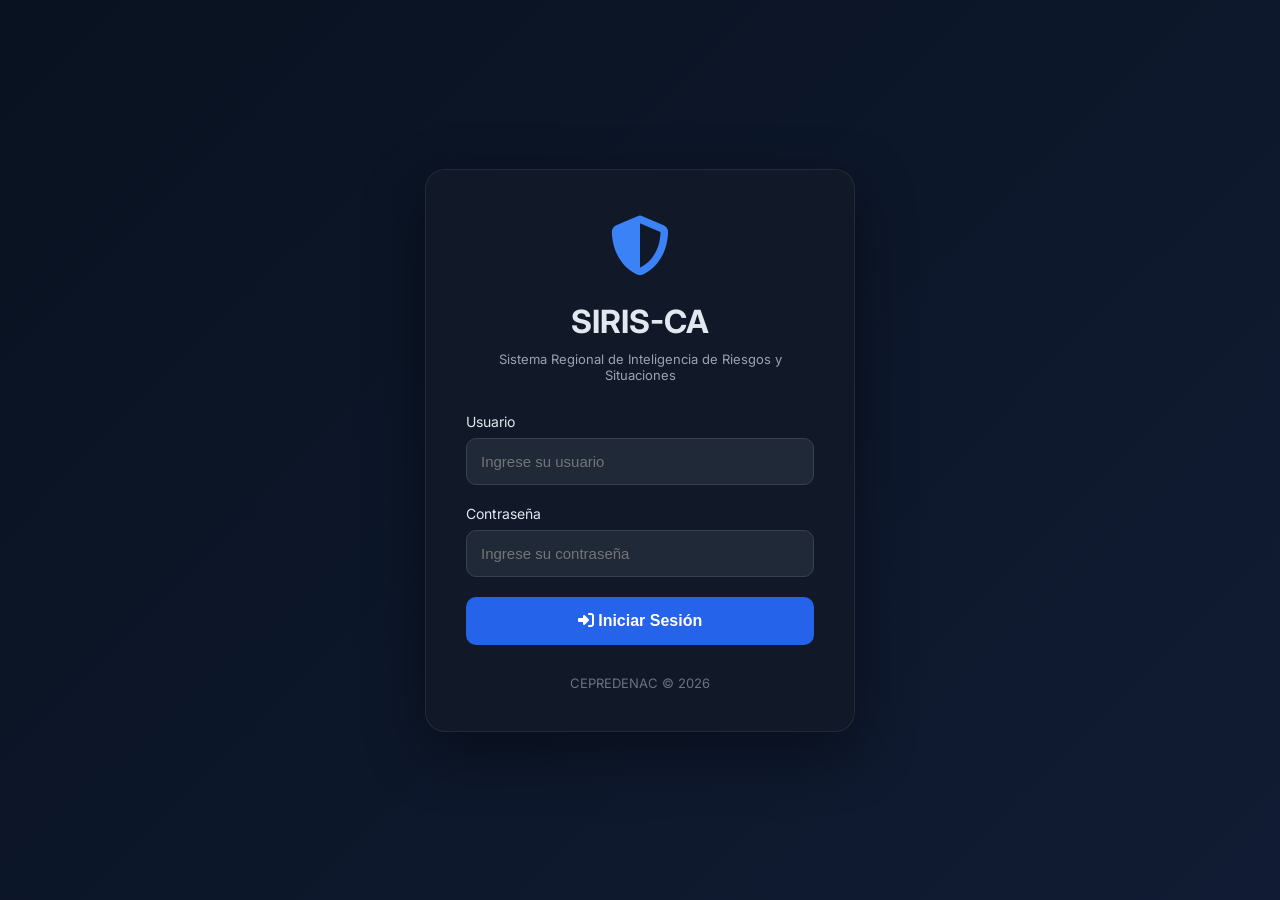
<file: index.html>
<!DOCTYPE html>
<html lang="es">

<head>

<meta charset="UTF-8">
<meta name="viewport" content="width=device-width, initial-scale=1.0">

<title>SIRIS-CA | Inicio de Sesión</title>

<link rel="stylesheet" href="css/main.css">

<link href="https://cdnjs.cloudflare.com/ajax/libs/font-awesome/6.5.1/css/all.min.css" rel="stylesheet">

</head>

<body>

<div class="login-container">

    <div class="login-card">

        <div class="login-logo">
            <i class="fas fa-shield-halved"></i>
        </div>

        <h1>SIRIS-CA</h1>

        <p>
            Sistema Regional de Inteligencia de Riesgos y Situaciones
        </p>

        <form id="loginForm">

            <div class="input-group">

                <label>Usuario</label>

                <input
                    type="text"
                    id="username"
                    placeholder="Ingrese su usuario"
                    required>

            </div>

            <div class="input-group">

                <label>Contraseña</label>

                <input
                    type="password"
                    id="password"
                    placeholder="Ingrese su contraseña"
                    required>

            </div>

            <button type="submit">

                <i class="fas fa-right-to-bracket"></i>

                Iniciar Sesión

            </button>

        </form>

        <div class="footer-login">

            CEPREDENAC © 2026

        </div>

    </div>

</div>

<script src="js/login.js"></script>

</body>

</html>
</file>
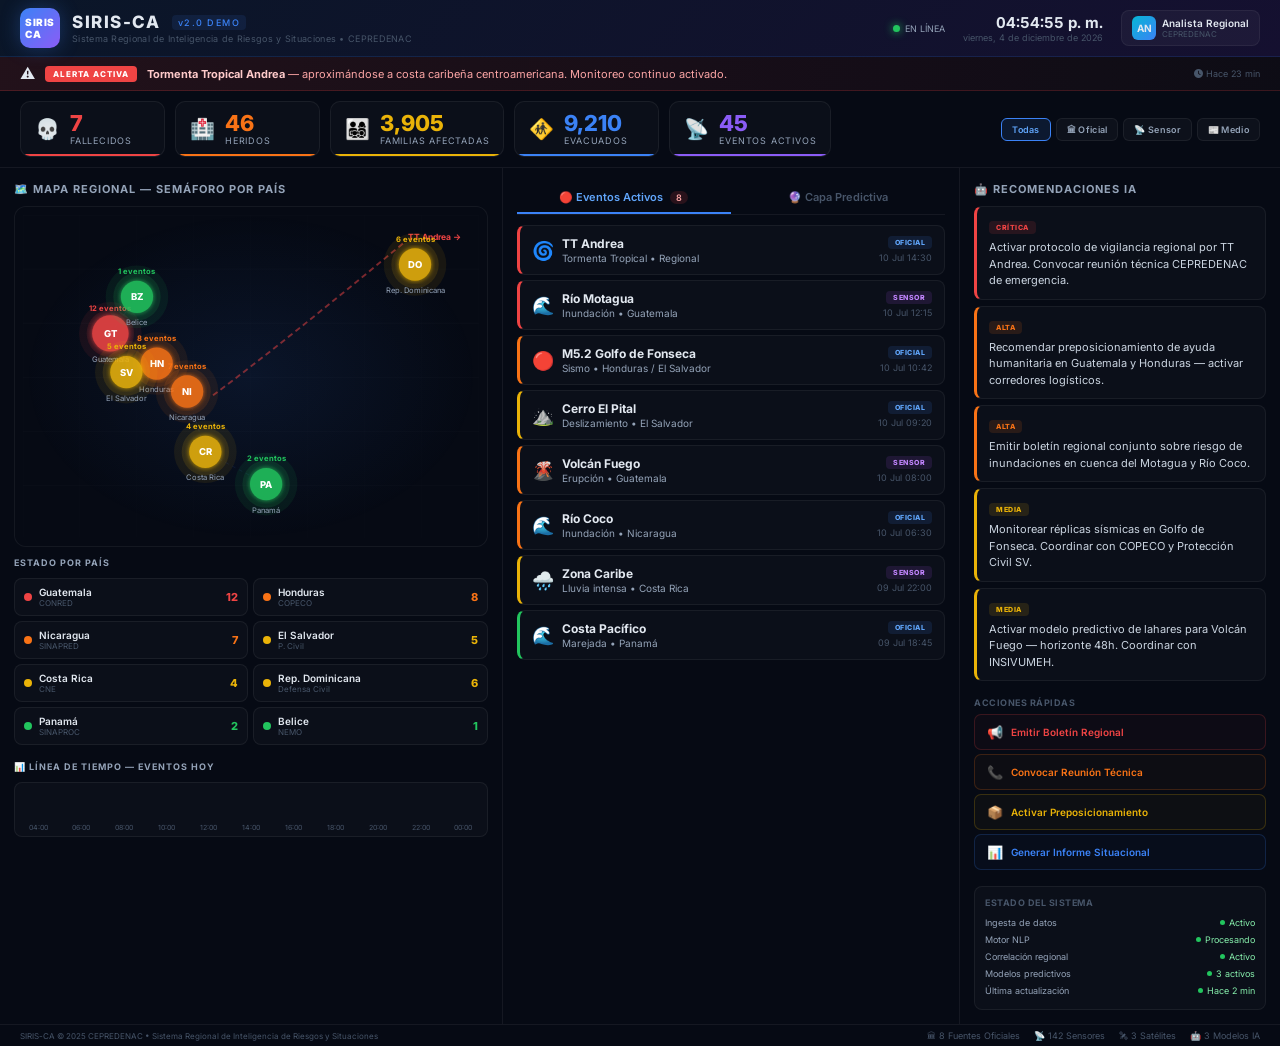
<file: backup/index_original.html>
<!DOCTYPE html>
<html lang="es">
<head>
<meta charset="UTF-8">
<meta name="viewport" content="width=device-width, initial-scale=1.0">
<title>SIRIS-CA — Sistema Regional de Inteligencia de Riesgos y Situaciones</title>
<link href="https://cdnjs.cloudflare.com/ajax/libs/font-awesome/6.5.1/css/all.min.css" rel="stylesheet">
<style>
  @import url('https://fonts.googleapis.com/css2?family=Inter:wght@300;400;500;600;700;800;900&display=swap');
  *, *::before, *::after { box-sizing: border-box; margin: 0; padding: 0; }
  :root {
    --bg-primary: #060a14;
    --bg-secondary: #0c1120;
    --bg-card: rgba(255,255,255,0.025);
    --border: rgba(255,255,255,0.06);
    --text-primary: #e2e8f0;
    --text-secondary: #94a3b8;
    --text-muted: #475569;
    --accent: #3b82f6;
    --red: #ef4444;
    --orange: #f97316;
    --yellow: #eab308;
    --green: #22c55e;
    --purple: #8b5cf6;
    --cyan: #06b6d4;
  }
  body { font-family: 'Inter', sans-serif; background: var(--bg-primary); color: var(--text-primary); font-size: 13px; overflow-x: hidden; }
  ::-webkit-scrollbar { width: 4px; }
  ::-webkit-scrollbar-track { background: transparent; }
  ::-webkit-scrollbar-thumb { background: rgba(255,255,255,0.1); border-radius: 4px; }

  /* HEADER */
  .header { background: linear-gradient(135deg, #0a1628 0%, #151030 100%); border-bottom: 1px solid rgba(59,130,246,0.15); padding: 8px 20px; display: flex; align-items: center; justify-content: space-between; position: sticky; top: 0; z-index: 100; }
  .logo-box { display: flex; align-items: center; gap: 12px; }
  .logo-icon { width: 40px; height: 40px; border-radius: 10px; background: linear-gradient(135deg, #3b82f6, #8b5cf6); display: flex; align-items: center; justify-content: center; font-weight: 900; font-size: 10px; color: #fff; letter-spacing: 0.5px; box-shadow: 0 0 20px rgba(59,130,246,0.3); }
  .logo-text h1 { font-size: 17px; font-weight: 800; letter-spacing: 1.5px; line-height: 1.2; }
  .logo-text h1 span { font-size: 9px; color: var(--accent); font-weight: 500; margin-left: 6px; vertical-align: middle; background: rgba(59,130,246,0.1); padding: 2px 6px; border-radius: 4px; }
  .logo-text p { font-size: 9px; color: var(--text-muted); letter-spacing: 0.3px; }
  .header-right { display: flex; align-items: center; gap: 18px; }
  .status-dot { display: flex; align-items: center; gap: 5px; font-size: 9px; color: var(--text-secondary); }
  .status-dot .dot { width: 7px; height: 7px; border-radius: 50%; background: var(--green); box-shadow: 0 0 8px var(--green); animation: pulse-dot 2s infinite; }
  @keyframes pulse-dot { 0%,100% { opacity: 1; } 50% { opacity: 0.5; } }
  .clock { text-align: right; }
  .clock .time { font-size: 15px; font-weight: 700; font-variant-numeric: tabular-nums; }
  .clock .date { font-size: 9px; color: var(--text-muted); }
  .user-badge { display: flex; align-items: center; gap: 6px; background: rgba(255,255,255,0.04); border: 1px solid var(--border); border-radius: 8px; padding: 5px 10px; font-size: 10px; }
  .user-badge .avatar { width: 24px; height: 24px; border-radius: 6px; background: linear-gradient(135deg, #06b6d4, #3b82f6); display: flex; align-items: center; justify-content: center; font-size: 10px; font-weight: 700; }

  /* ALERT BANNER */
  .alert-banner { background: linear-gradient(90deg, rgba(239,68,68,0.12), rgba(239,68,68,0.03)); border-bottom: 1px solid rgba(239,68,68,0.2); padding: 7px 20px; display: flex; align-items: center; gap: 10px; animation: alert-flash 3s infinite; }
  @keyframes alert-flash { 0%,100% { background: linear-gradient(90deg, rgba(239,68,68,0.12), rgba(239,68,68,0.03)); } 50% { background: linear-gradient(90deg, rgba(239,68,68,0.18), rgba(239,68,68,0.06)); } }
  .alert-banner .badge { background: var(--red); color: #fff; font-size: 8px; font-weight: 800; padding: 3px 8px; border-radius: 4px; letter-spacing: 1px; animation: blink 1.5s infinite; }
  @keyframes blink { 0%,100% { opacity: 1; } 50% { opacity: 0.6; } }
  .alert-banner .msg { font-size: 11px; color: #fca5a5; }
  .alert-banner .msg strong { color: #fecaca; }
  .alert-banner .time-ago { margin-left: auto; font-size: 9px; color: var(--text-muted); white-space: nowrap; }

  /* METRICS */
  .metrics-bar { padding: 10px 20px; display: flex; gap: 10px; flex-wrap: wrap; align-items: center; border-bottom: 1px solid var(--border); }
  .metric-card { background: var(--bg-card); border: 1px solid var(--border); border-radius: 10px; padding: 10px 14px; display: flex; align-items: center; gap: 10px; min-width: 145px; transition: all 0.2s; position: relative; overflow: hidden; }
  .metric-card:hover { border-color: rgba(255,255,255,0.12); background: rgba(255,255,255,0.04); }
  .metric-card .icon { font-size: 20px; }
  .metric-card .val { font-size: 22px; font-weight: 800; line-height: 1; }
  .metric-card .lbl { font-size: 9px; color: var(--text-secondary); text-transform: uppercase; letter-spacing: 0.8px; margin-top: 1px; }
  .metric-card::after { content: ''; position: absolute; bottom: 0; left: 0; right: 0; height: 2px; }
  .mc-red .val { color: var(--red); } .mc-red::after { background: var(--red); }
  .mc-orange .val { color: var(--orange); } .mc-orange::after { background: var(--orange); }
  .mc-yellow .val { color: var(--yellow); } .mc-yellow::after { background: var(--yellow); }
  .mc-blue .val { color: var(--accent); } .mc-blue::after { background: var(--accent); }
  .mc-purple .val { color: var(--purple); } .mc-purple::after { background: var(--purple); }

  /* FILTERS */
  .filter-group { display: flex; gap: 5px; margin-left: auto; align-items: center; }
  .filter-btn { background: rgba(255,255,255,0.03); border: 1px solid var(--border); color: var(--text-secondary); border-radius: 6px; padding: 5px 10px; font-size: 9px; cursor: pointer; font-weight: 600; letter-spacing: 0.3px; transition: all 0.2s; font-family: inherit; }
  .filter-btn:hover { border-color: rgba(255,255,255,0.15); }
  .filter-btn.active { background: rgba(59,130,246,0.12); border-color: var(--accent); color: #60a5fa; }

  /* MAIN GRID */
  .main-grid { display: grid; grid-template-columns: 1.1fr 1fr 320px; min-height: calc(100vh - 160px); }
  .panel { padding: 14px; border-right: 1px solid var(--border); display: flex; flex-direction: column; }
  .panel:last-child { border-right: none; }
  .panel-title { font-size: 11px; font-weight: 700; color: var(--text-secondary); text-transform: uppercase; letter-spacing: 1px; margin-bottom: 10px; display: flex; align-items: center; gap: 6px; }

  /* MAP */
  .map-container { background: radial-gradient(ellipse at center, rgba(59,130,246,0.04), transparent 70%); border-radius: 12px; border: 1px solid var(--border); padding: 8px; margin-bottom: 10px; position: relative; }
  .map-container svg { width: 100%; display: block; }
  .country-node { cursor: pointer; transition: all 0.2s; }
  .country-node:hover .node-circle { filter: brightness(1.3); }

  /* COUNTRY GRID */
  .country-grid { display: grid; grid-template-columns: 1fr 1fr; gap: 5px; margin-bottom: 10px; }
  .country-item { background: var(--bg-card); border: 1px solid var(--border); border-radius: 8px; padding: 7px 9px; cursor: pointer; display: flex; align-items: center; gap: 7px; transition: all 0.2s; }
  .country-item:hover, .country-item.selected { background: rgba(59,130,246,0.06); border-color: rgba(59,130,246,0.25); }
  .country-dot { width: 8px; height: 8px; border-radius: 50%; flex-shrink: 0; }
  .country-item .name { font-size: 10px; font-weight: 600; }
  .country-item .entity { font-size: 8px; color: var(--text-muted); }
  .country-item .count { margin-left: auto; font-size: 11px; font-weight: 800; }

  /* TIMELINE */
  .timeline-chart { display: flex; align-items: flex-end; gap: 3px; height: 55px; padding: 4px; background: var(--bg-card); border-radius: 8px; border: 1px solid var(--border); }
  .tbar { flex: 1; border-radius: 3px 3px 0 0; min-width: 0; transition: all 0.3s; position: relative; }
  .tbar:hover { opacity: 1 !important; filter: brightness(1.2); }
  .tbar-label { font-size: 7px; color: var(--text-muted); text-align: center; margin-top: 2px; }

  /* TABS */
  .tabs { display: flex; gap: 0; margin-bottom: 10px; border-bottom: 1px solid var(--border); }
  .tab { flex: 1; padding: 8px 10px; font-size: 11px; font-weight: 600; cursor: pointer; background: none; border: none; border-bottom: 2px solid transparent; color: var(--text-muted); font-family: inherit; transition: all 0.2s; }
  .tab:hover { color: var(--text-secondary); }
  .tab.active { color: #60a5fa; border-bottom-color: var(--accent); }
  .tab .badge { background: rgba(239,68,68,0.15); color: #fca5a5; font-size: 9px; padding: 1px 6px; border-radius: 8px; margin-left: 4px; }

  /* EVENT CARDS */
  .event-list { flex: 1; overflow-y: auto; }
  .event-card { background: var(--bg-card); border: 1px solid var(--border); border-radius: 8px; padding: 10px 12px; margin-bottom: 5px; transition: all 0.2s; cursor: pointer; }
  .event-card:hover { background: rgba(255,255,255,0.04); transform: translateX(2px); }
  .event-card.severity-rojo { border-left: 3px solid var(--red); }
  .event-card.severity-naranja { border-left: 3px solid var(--orange); }
  .event-card.severity-amarillo { border-left: 3px solid var(--yellow); }
  .event-card.severity-verde { border-left: 3px solid var(--green); }
  .event-top { display: flex; justify-content: space-between; align-items: flex-start; }
  .event-info { display: flex; align-items: center; gap: 8px; }
  .event-icon { font-size: 18px; }
  .event-name { font-weight: 700; font-size: 12px; }
  .event-meta { font-size: 10px; color: var(--text-secondary); margin-top: 1px; }
  .event-right { display: flex; flex-direction: column; align-items: flex-end; gap: 3px; }
  .source-badge { font-size: 7px; font-weight: 800; padding: 2px 7px; border-radius: 4px; letter-spacing: 0.5px; }
  .src-oficial { background: rgba(59,130,246,0.12); color: #60a5fa; }
  .src-sensor { background: rgba(168,85,247,0.12); color: #c084fc; }
  .src-medio { background: rgba(234,179,8,0.12); color: #facc15; }
  .event-time { font-size: 9px; color: var(--text-muted); }

  /* PREDICTIVE */
  .horizon-btns { display: flex; gap: 6px; margin-bottom: 12px; }
  .horizon-btn { flex: 1; padding: 10px; border-radius: 8px; cursor: pointer; text-align: center; background: rgba(255,255,255,0.02); border: 1px solid var(--border); color: var(--text-secondary); font-family: inherit; transition: all 0.2s; }
  .horizon-btn:hover { border-color: rgba(139,92,246,0.3); }
  .horizon-btn.active { background: rgba(139,92,246,0.1); border-color: rgba(139,92,246,0.4); color: #c084fc; }
  .horizon-btn .h-val { font-size: 20px; font-weight: 900; }
  .horizon-btn .h-lbl { font-size: 8px; text-transform: uppercase; letter-spacing: 0.5px; }

  .pred-card { background: var(--bg-card); border: 1px solid var(--border); border-radius: 10px; padding: 16px; margin-bottom: 10px; }
  .pred-top { display: flex; align-items: center; gap: 14px; margin-bottom: 10px; }
  .gauge-wrap { position: relative; width: 70px; height: 70px; flex-shrink: 0; }
  .gauge-wrap svg { width: 70px; height: 70px; }
  .gauge-val { position: absolute; inset: 0; display: flex; align-items: center; justify-content: center; font-weight: 900; font-size: 18px; }
  .pred-title { font-size: 11px; font-weight: 700; margin-bottom: 4px; }
  .pred-desc { font-size: 11px; color: var(--text-secondary); line-height: 1.5; }
  .threat-tags { display: flex; gap: 5px; flex-wrap: wrap; margin-top: 8px; }
  .threat-tag { background: rgba(139,92,246,0.08); border: 1px solid rgba(139,92,246,0.2); color: #c084fc; font-size: 9px; padding: 3px 8px; border-radius: 12px; font-weight: 600; }

  .models-card { background: var(--bg-card); border: 1px solid var(--border); border-radius: 8px; padding: 10px 12px; }
  .models-card .model-title { font-size: 9px; color: var(--text-muted); font-weight: 700; margin-bottom: 6px; letter-spacing: 0.5px; }
  .model-row { display: flex; align-items: center; gap: 6px; padding: 4px 0; border-bottom: 1px solid rgba(255,255,255,0.03); }
  .model-row:last-child { border-bottom: none; }
  .model-dot { width: 5px; height: 5px; border-radius: 50%; background: var(--green); }
  .model-row span { font-size: 10px; color: var(--text-secondary); }

  /* RECOMMENDATIONS */
  .rec-card { background: var(--bg-card); border: 1px solid var(--border); border-radius: 8px; padding: 10px 12px; margin-bottom: 6px; transition: all 0.2s; }
  .rec-card:hover { background: rgba(255,255,255,0.04); }
  .rec-card.pri-critica { border-left: 3px solid var(--red); }
  .rec-card.pri-alta { border-left: 3px solid var(--orange); }
  .rec-card.pri-media { border-left: 3px solid var(--yellow); }
  .rec-badge { font-size: 7px; font-weight: 800; padding: 2px 7px; border-radius: 4px; letter-spacing: 0.5px; margin-bottom: 5px; display: inline-block; }
  .rb-critica { background: rgba(239,68,68,0.12); color: var(--red); }
  .rb-alta { background: rgba(249,115,22,0.12); color: var(--orange); }
  .rb-media { background: rgba(234,179,8,0.12); color: var(--yellow); }
  .rec-text { font-size: 11px; color: #cbd5e1; line-height: 1.5; }

  .action-btn { width: 100%; background: rgba(255,255,255,0.02); border: 1px solid var(--border); border-radius: 7px; padding: 9px 12px; font-size: 10px; font-weight: 600; cursor: pointer; text-align: left; font-family: inherit; transition: all 0.2s; display: flex; align-items: center; gap: 8px; margin-bottom: 4px; }
  .action-btn:hover { background: rgba(255,255,255,0.05); transform: translateX(2px); }
  .action-btn .act-icon { font-size: 13px; }

  .sys-status { background: var(--bg-card); border: 1px solid var(--border); border-radius: 8px; padding: 10px; margin-top: auto; }
  .sys-title { font-size: 9px; color: var(--text-muted); font-weight: 700; letter-spacing: 0.5px; margin-bottom: 6px; }
  .sys-row { display: flex; justify-content: space-between; align-items: center; padding: 3px 0; }
  .sys-row .sys-label { font-size: 9px; color: var(--text-secondary); }
  .sys-row .sys-val { display: flex; align-items: center; gap: 4px; font-size: 9px; }
  .sys-row .sys-val .dot-ok { width: 5px; height: 5px; border-radius: 50%; background: var(--green); }

  /* FOOTER */
  .footer { border-top: 1px solid var(--border); padding: 5px 20px; display: flex; justify-content: space-between; align-items: center; }
  .footer .copy { font-size: 8px; color: var(--text-muted); }
  .footer .stats { display: flex; gap: 14px; }
  .footer .stats span { font-size: 9px; color: var(--text-muted); }

  /* MODAL */
  .modal-overlay { position: fixed; inset: 0; background: rgba(0,0,0,0.7); z-index: 200; display: none; align-items: center; justify-content: center; backdrop-filter: blur(4px); }
  .modal-overlay.show { display: flex; }
  .modal { background: var(--bg-secondary); border: 1px solid var(--border); border-radius: 16px; padding: 24px; width: 500px; max-width: 90vw; max-height: 80vh; overflow-y: auto; box-shadow: 0 20px 60px rgba(0,0,0,0.5); }
  .modal h3 { font-size: 16px; margin-bottom: 14px; }
  .modal-close { position: absolute; top: 14px; right: 18px; background: none; border: none; color: var(--text-secondary); font-size: 18px; cursor: pointer; }
  .detail-row { display: flex; justify-content: space-between; padding: 8px 0; border-bottom: 1px solid var(--border); font-size: 12px; }
  .detail-row .dlabel { color: var(--text-secondary); }
  .detail-row .dval { font-weight: 600; }

  /* RESPONSIVE */
  @media (max-width: 1100px) {
    .main-grid { grid-template-columns: 1fr 1fr; }
    .panel:nth-child(3) { grid-column: 1 / -1; flex-direction: row; flex-wrap: wrap; gap: 10px; }
  }
  @media (max-width: 700px) {
    .main-grid { grid-template-columns: 1fr; }
    .metrics-bar { gap: 6px; }
    .metric-card { min-width: 120px; padding: 8px 10px; }
    .header { flex-wrap: wrap; gap: 8px; }
  }
</style>
</head>
<body>

<!-- HEADER -->
<div class="header">
  <div class="logo-box">
    <div class="logo-icon">SIRIS<br>CA</div>
    <div class="logo-text">
      <h1>SIRIS-CA <span>v2.0 DEMO</span></h1>
      <p>Sistema Regional de Inteligencia de Riesgos y Situaciones • CEPREDENAC</p>
    </div>
  </div>
  <div class="header-right">
    <div class="status-dot"><div class="dot"></div> EN LÍNEA</div>
    <div class="clock">
      <div class="time" id="clock-time">--:--:--</div>
      <div class="date" id="clock-date">Cargando...</div>
    </div>
    <div class="user-badge">
      <div class="avatar">AN</div>
      <div>
        <div style="font-weight:600;">Analista Regional</div>
        <div style="font-size:8px;color:var(--text-muted);">CEPREDENAC</div>
      </div>
    </div>
  </div>
</div>

<!-- ALERT BANNER -->
<div class="alert-banner">
  <span style="font-size:15px;">⚠️</span>
  <span class="badge">ALERTA ACTIVA</span>
  <span class="msg"><strong>Tormenta Tropical Andrea</strong> — aproximándose a costa caribeña centroamericana. Monitoreo continuo activado.</span>
  <span class="time-ago"><i class="fas fa-clock"></i> Hace 23 min</span>
</div>

<!-- METRICS BAR -->
<div class="metrics-bar" id="metrics-bar">
  <!-- Populated by JS -->
</div>

<!-- MAIN LAYOUT -->
<div class="main-grid">

  <!-- LEFT PANEL: MAP -->
  <div class="panel">
    <div class="panel-title" style="justify-content:space-between;">
      <span>🗺️ Mapa Regional — Semáforo por País</span>
      <button id="clearFilter" class="filter-btn" style="display:none;" onclick="clearCountryFilter()">✕ Limpiar filtro</button>
    </div>
    <div class="map-container">
      <svg id="regionMap" viewBox="0 0 480 340"></svg>
    </div>
    <div class="panel-title" style="font-size:9px;">ESTADO POR PAÍS</div>
    <div class="country-grid" id="countryGrid"></div>
    <div class="panel-title" style="font-size:9px;margin-top:6px;">📊 LÍNEA DE TIEMPO — EVENTOS HOY</div>
    <div class="timeline-chart" id="timeline"></div>
  </div>

  <!-- CENTER PANEL: EVENTS + PREDICTIVE -->
  <div class="panel">
    <div class="tabs">
      <button class="tab active" data-tab="eventos" onclick="switchTab('eventos')">🔴 Eventos Activos <span class="badge" id="eventCount">8</span></button>
      <button class="tab" data-tab="predictivo" onclick="switchTab('predictivo')">🔮 Capa Predictiva</button>
    </div>
    <div id="tab-eventos" class="event-list"></div>
    <div id="tab-predictivo" style="display:none;flex:1;overflow-y:auto;"></div>
  </div>

  <!-- RIGHT PANEL: RECOMMENDATIONS -->
  <div class="panel">
    <div class="panel-title">🤖 Recomendaciones IA</div>
    <div id="recList" style="flex:1;overflow-y:auto;margin-bottom:10px;"></div>
    <div style="font-size:9px;color:var(--text-muted);font-weight:700;letter-spacing:0.5px;margin-bottom:6px;">ACCIONES RÁPIDAS</div>
    <div id="actionBtns"></div>
    <div class="sys-status" style="margin-top:12px;">
      <div class="sys-title">ESTADO DEL SISTEMA</div>
      <div id="sysRows"></div>
    </div>
  </div>
</div>

<!-- FOOTER -->
<div class="footer">
  <div class="copy">SIRIS-CA © 2025 CEPREDENAC • Sistema Regional de Inteligencia de Riesgos y Situaciones</div>
  <div class="stats">
    <span>🏛 8 Fuentes Oficiales</span>
    <span>📡 142 Sensores</span>
    <span>🛰 3 Satélites</span>
    <span>🤖 3 Modelos IA</span>
  </div>
</div>

<!-- DETAIL MODAL -->
<div class="modal-overlay" id="detailModal">
  <div class="modal" style="position:relative;">
    <button class="modal-close" onclick="closeModal()">×</button>
    <div id="modalContent"></div>
  </div>
</div>

<script>
// ======================== DATA ========================
const countries = [
  { id:'GT', name:'Guatemala', abbr:'GT', level:'rojo', lat:15.5, lon:-90.25, events:12, fallecidos:3, heridos:18, familias:1240, evacuados:3200, entity:'CONRED' },
  { id:'HN', name:'Honduras', abbr:'HN', level:'naranja', lat:14.1, lon:-87.2, events:8, fallecidos:1, heridos:7, familias:890, evacuados:2100, entity:'COPECO' },
  { id:'SV', name:'El Salvador', abbr:'SV', level:'amarillo', lat:13.7, lon:-89.2, events:5, fallecidos:0, heridos:3, familias:320, evacuados:780, entity:'P. Civil' },
  { id:'NI', name:'Nicaragua', abbr:'NI', level:'naranja', lat:12.8, lon:-85.2, events:7, fallecidos:2, heridos:11, familias:670, evacuados:1540, entity:'SINAPRED' },
  { id:'CR', name:'Costa Rica', abbr:'CR', level:'amarillo', lat:10.0, lon:-84.0, events:4, fallecidos:0, heridos:2, familias:210, evacuados:430, entity:'CNE' },
  { id:'PA', name:'Panamá', abbr:'PA', level:'verde', lat:8.5, lon:-80.0, events:2, fallecidos:0, heridos:0, familias:85, evacuados:120, entity:'SINAPROC' },
  { id:'BZ', name:'Belice', abbr:'BZ', level:'verde', lat:17.2, lon:-88.5, events:1, fallecidos:0, heridos:0, familias:40, evacuados:60, entity:'NEMO' },
  { id:'DO', name:'Rep. Dominicana', abbr:'DO', level:'amarillo', lat:18.7, lon:-70.2, events:6, fallecidos:1, heridos:5, familias:450, evacuados:980, entity:'Defensa Civil' },
];
const levelColors = { rojo:'#ef4444', naranja:'#f97316', amarillo:'#eab308', verde:'#22c55e' };
const levelOrder = { rojo:0, naranja:1, amarillo:2, verde:3 };

const events = [
  { id:1, type:'Tormenta Tropical', name:'TT Andrea', country:'Regional', severity:'rojo', time:'10 Jul 14:30', source:'oficial', icon:'🌀', detail:'Categoría TT con vientos de 95 km/h. Desplazamiento NW a 15 km/h. Presión central 998 mb.' },
  { id:2, type:'Inundación', name:'Río Motagua', country:'Guatemala', severity:'rojo', time:'10 Jul 12:15', source:'sensor', icon:'🌊', detail:'Nivel del río superó umbral crítico en 1.2m. Comunidades ribereñas afectadas en Izabal.' },
  { id:3, type:'Sismo', name:'M5.2 Golfo de Fonseca', country:'Honduras / El Salvador', severity:'naranja', time:'10 Jul 10:42', source:'oficial', icon:'🔴', detail:'Magnitud 5.2, profundidad 38km. Epicentro en Golfo de Fonseca. Sentido en HN, SV y NI.' },
  { id:4, type:'Deslizamiento', name:'Cerro El Pital', country:'El Salvador', severity:'amarillo', time:'10 Jul 09:20', source:'oficial', icon:'⛰️', detail:'Deslizamiento parcial en ladera norte. Carretera CA-4 bloqueada. 3 familias evacuadas.' },
  { id:5, type:'Erupción', name:'Volcán Fuego', country:'Guatemala', severity:'naranja', time:'10 Jul 08:00', source:'sensor', icon:'🌋', detail:'Explosiones moderadas cada 4-6 horas. Columna de ceniza a 4,800 msnm. Flujo piroclástico moderado.' },
  { id:6, type:'Inundación', name:'Río Coco', country:'Nicaragua', severity:'naranja', time:'10 Jul 06:30', source:'oficial', icon:'🌊', detail:'Crecida súbita del Río Coco. 12 comunidades incomunicadas en RAAN.' },
  { id:7, type:'Lluvia intensa', name:'Zona Caribe', country:'Costa Rica', severity:'amarillo', time:'09 Jul 22:00', source:'sensor', icon:'🌧️', detail:'Acumulados de 120mm en 6h. Alerta amarilla por IMN para Limón y Sarapiquí.' },
  { id:8, type:'Marejada', name:'Costa Pacífico', country:'Panamá', severity:'verde', time:'09 Jul 18:45', source:'oficial', icon:'🌊', detail:'Oleaje de 2.5-3.0m en costa pacífica. Precaución para embarcaciones menores.' },
];

const recommendations = [
  { priority:'CRÍTICA', css:'critica', text:'Activar protocolo de vigilancia regional por TT Andrea. Convocar reunión técnica CEPREDENAC de emergencia.', color:'#ef4444' },
  { priority:'ALTA', css:'alta', text:'Recomendar preposicionamiento de ayuda humanitaria en Guatemala y Honduras — activar corredores logísticos.', color:'#f97316' },
  { priority:'ALTA', css:'alta', text:'Emitir boletín regional conjunto sobre riesgo de inundaciones en cuenca del Motagua y Río Coco.', color:'#f97316' },
  { priority:'MEDIA', css:'media', text:'Monitorear réplicas sísmicas en Golfo de Fonseca. Coordinar con COPECO y Protección Civil SV.', color:'#eab308' },
  { priority:'MEDIA', css:'media', text:'Activar modelo predictivo de lahares para Volcán Fuego — horizonte 48h. Coordinar con INSIVUMEH.', color:'#eab308' },
];

const actions = [
  { label:'Emitir Boletín Regional', icon:'📢', color:'#ef4444' },
  { label:'Convocar Reunión Técnica', icon:'📞', color:'#f97316' },
  { label:'Activar Preposicionamiento', icon:'📦', color:'#eab308' },
  { label:'Generar Informe Situacional', icon:'📊', color:'#3b82f6' },
];

const sysStatus = [
  { label:'Ingesta de datos', val:'Activo' },
  { label:'Motor NLP', val:'Procesando' },
  { label:'Correlación regional', val:'Activo' },
  { label:'Modelos predictivos', val:'3 activos' },
  { label:'Última actualización', val:'Hace 2 min' },
];

const timelineData = [
  {t:'04:00',v:1},{t:'06:00',v:3},{t:'08:00',v:6},{t:'10:00',v:9},{t:'12:00',v:14},{t:'14:00',v:17},{t:'16:00',v:13},{t:'18:00',v:10},{t:'20:00',v:7},{t:'22:00',v:5},{t:'00:00',v:2}
];

const predictiveHorizons = {
  '24h': { prob:78, desc:'Alta probabilidad de inundaciones en cuenca Motagua-Polochic. Lluvias acumuladas >100mm previstas. TT Andrea a 280km de costa caribeña.', threats:['Inundación','Deslizamiento','Viento fuerte'], risk:'ALTO' },
  '48h': { prob:62, desc:'TT Andrea podría intensificarse a Cat-1. Trayectoria proyectada hacia costa caribeña HN-NI. Banda de lluvia afectará todo el istmo.', threats:['Tormenta Tropical','Marejada','Inundación','Lahares'], risk:'ALTO' },
  '72h': { prob:45, desc:'Posible degradación a depresión tropical sobre tierra. Riesgo residual de saturación de suelos en toda la región centroamericana.', threats:['Lluvia persistente','Deslizamiento','Inundación residual'], risk:'MODERADO' },
};

const connections = [['GT','HN'],['GT','SV'],['GT','BZ'],['HN','NI'],['HN','SV'],['NI','CR'],['CR','PA']];

// ======================== STATE ========================
let selectedCountry = null;
let sourceFilter = 'all';
let activeHorizon = '24h';

// ======================== FUNCTIONS ========================
function project(lat, lon) {
  const x = ((lon + 96) / 30) * 480;
  const y = ((21 - lat) / 15) * 340;
  return [x, y];
}

function updateClock() {
  const now = new Date();
  document.getElementById('clock-time').textContent = now.toLocaleTimeString('es-GT',{hour:'2-digit',minute:'2-digit',second:'2-digit'});
  document.getElementById('clock-date').textContent = now.toLocaleDateString('es-GT',{weekday:'long',year:'numeric',month:'long',day:'numeric'});
}

function renderMetrics() {
  const bar = document.getElementById('metrics-bar');
  const src = selectedCountry ? countries.filter(c=>c.id===selectedCountry) : countries;
  const t = src.reduce((a,c)=>({ f:a.f+c.fallecidos, h:a.h+c.heridos, fam:a.fam+c.familias, ev:a.ev+c.evacuados, e:a.e+c.events }),{f:0,h:0,fam:0,ev:0,e:0});
  const prefix = selectedCountry ? countries.find(c=>c.id===selectedCountry).name+' — ' : 'Regional — ';
  bar.innerHTML = `
    <div class="metric-card mc-red"><div class="icon">💀</div><div><div class="val">${t.f}</div><div class="lbl">Fallecidos</div></div></div>
    <div class="metric-card mc-orange"><div class="icon">🏥</div><div><div class="val">${t.h}</div><div class="lbl">Heridos</div></div></div>
    <div class="metric-card mc-yellow"><div class="icon">👨‍👩‍👧‍👦</div><div><div class="val">${t.fam.toLocaleString()}</div><div class="lbl">Familias Afectadas</div></div></div>
    <div class="metric-card mc-blue"><div class="icon">🚸</div><div><div class="val">${t.ev.toLocaleString()}</div><div class="lbl">Evacuados</div></div></div>
    <div class="metric-card mc-purple"><div class="icon">📡</div><div><div class="val">${t.e}</div><div class="lbl">Eventos Activos</div></div></div>
    <div class="filter-group">
      <button class="filter-btn ${sourceFilter==='all'?'active':''}" onclick="setSource('all')">Todas</button>
      <button class="filter-btn ${sourceFilter==='oficial'?'active':''}" onclick="setSource('oficial')">🏛 Oficial</button>
      <button class="filter-btn ${sourceFilter==='sensor'?'active':''}" onclick="setSource('sensor')">📡 Sensor</button>
      <button class="filter-btn ${sourceFilter==='medio'?'active':''}" onclick="setSource('medio')">📰 Medio</button>
    </div>
  `;
}

function renderMap() {
  const svg = document.getElementById('regionMap');
  let html = `<defs>
    <radialGradient id="gr"><stop offset="0%" stop-color="#3b82f6" stop-opacity="0.06"/><stop offset="100%" stop-color="#3b82f6" stop-opacity="0"/></radialGradient>
    <filter id="glow"><feGaussianBlur stdDeviation="3" result="blur"/><feMerge><feMergeNode in="blur"/><feMergeNode in="SourceGraphic"/></feMerge></filter>
  </defs>`;
  html += `<rect width="480" height="340" fill="url(#gr)" rx="8"/>`;
  // Grid
  for(let i=0;i<7;i++) html += `<line x1="0" y1="${i*57}" x2="480" y2="${i*57}" stroke="rgba(255,255,255,0.02)"/>`;
  for(let i=0;i<9;i++) html += `<line x1="${i*60}" y1="0" x2="${i*60}" y2="340" stroke="rgba(255,255,255,0.02)"/>`;
  // Connections
  connections.forEach(([a,b])=>{
    const ca=countries.find(c=>c.id===a), cb=countries.find(c=>c.id===b);
    const [x1,y1]=project(ca.lat,ca.lon), [x2,y2]=project(cb.lat,cb.lon);
    html += `<line x1="${x1}" y1="${y1}" x2="${x2}" y2="${y2}" stroke="rgba(59,130,246,0.1)" stroke-width="1" stroke-dasharray="4,4"/>`;
  });
  // Storm path
  html += `<path d="M 400 30 Q 340 80 290 120 Q 240 160 200 190" fill="none" stroke="#ef4444" stroke-width="2" stroke-dasharray="6,4" opacity="0.5"/>`;
  html += `<text x="405" y="26" fill="#ef4444" font-size="9" font-weight="700" font-family="Inter,sans-serif">TT Andrea →</text>`;
  // Country nodes
  countries.forEach(c => {
    const [cx,cy] = project(c.lat, c.lon);
    const col = levelColors[c.level];
    const sel = selectedCountry === c.id;
    const r = sel ? 22 : 17;
    html += `<g class="country-node" onclick="selectCountry('${c.id}')">`;
    html += `<circle cx="${cx}" cy="${cy}" r="${r+16}" fill="${col}" opacity="0.08"/>`;
    html += `<circle cx="${cx}" cy="${cy}" r="${r+8}" fill="${col}" opacity="0.12"/>`;
    html += `<circle cx="${cx}" cy="${cy}" r="${r}" fill="${col}" opacity="${sel?1:0.85}" filter="url(#glow)" class="node-circle" stroke="${sel?'#fff':'none'}" stroke-width="${sel?2.5:0}">`;
    if(c.level==='rojo') html += `<animate attributeName="r" values="${r};${r+3};${r}" dur="2s" repeatCount="indefinite"/>`;
    html += `</circle>`;
    html += `<text x="${cx}" y="${cy+1}" text-anchor="middle" dominant-baseline="middle" fill="#fff" font-size="10" font-weight="800" font-family="Inter,sans-serif">${c.abbr}</text>`;
    html += `<text x="${cx}" y="${cy+r+13}" text-anchor="middle" fill="#94a3b8" font-size="8" font-family="Inter,sans-serif">${c.name}</text>`;
    html += `<text x="${cx}" y="${cy-r-7}" text-anchor="middle" fill="${col}" font-size="8" font-weight="700" font-family="Inter,sans-serif">${c.events} eventos</text>`;
    html += `</g>`;
  });
  svg.innerHTML = html;
}

function renderCountryGrid() {
  const grid = document.getElementById('countryGrid');
  const sorted = [...countries].sort((a,b)=>levelOrder[a.level]-levelOrder[b.level]);
  grid.innerHTML = sorted.map(c => `
    <div class="country-item ${selectedCountry===c.id?'selected':''}" onclick="selectCountry('${c.id}')">
      <div class="country-dot" style="background:${levelColors[c.level]}"></div>
      <div style="flex:1;min-width:0;">
        <div class="name">${c.name}</div>
        <div class="entity">${c.entity}</div>
      </div>
      <div class="count" style="color:${levelColors[c.level]}">${c.events}</div>
    </div>
  `).join('');
}

function renderTimeline() {
  const el = document.getElementById('timeline');
  const max = Math.max(...timelineData.map(d=>d.v));
  el.innerHTML = timelineData.map(d => {
    const h = (d.v/max)*45;
    const bg = d.v>12 ? 'linear-gradient(to top,#ef4444,#f97316)' : d.v>6 ? 'linear-gradient(to top,#f97316,#eab308)' : 'linear-gradient(to top,#22c55e,#3b82f6)';
    return `<div style="flex:1;display:flex;flex-direction:column;align-items:center;"><div class="tbar" style="height:${h}px;background:${bg};opacity:0.8;width:100%;"></div><div class="tbar-label">${d.t}</div></div>`;
  }).join('');
}

function renderEvents() {
  const el = document.getElementById('tab-eventos');
  let filtered = events.filter(e => {
    if(sourceFilter!=='all' && e.source!==sourceFilter) return false;
    if(selectedCountry) {
      const cn = countries.find(c=>c.id===selectedCountry)?.name;
      if(!e.country.includes(cn) && e.country!=='Regional') return false;
    }
    return true;
  });
  document.getElementById('eventCount').textContent = filtered.length;
  el.innerHTML = filtered.map(e => `
    <div class="event-card severity-${e.severity}" onclick="showEventDetail(${e.id})">
      <div class="event-top">
        <div class="event-info">
          <span class="event-icon">${e.icon}</span>
          <div>
            <div class="event-name">${e.name}</div>
            <div class="event-meta">${e.type} • ${e.country}</div>
          </div>
        </div>
        <div class="event-right">
          <span class="source-badge src-${e.source}">${e.source.toUpperCase()}</span>
          <span class="event-time">${e.time}</span>
        </div>
      </div>
    </div>
  `).join('') || '<div style="text-align:center;padding:30px;color:var(--text-muted);font-size:12px;">No hay eventos con los filtros seleccionados</div>';
}

function renderPredictive() {
  const el = document.getElementById('tab-predictivo');
  const p = predictiveHorizons[activeHorizon];
  const col = p.prob>70?'#ef4444':p.prob>50?'#f97316':'#eab308';
  const dash = (p.prob/100)*100;
  el.innerHTML = `
    <div class="horizon-btns">
      ${['24h','48h','72h'].map(h=>`<button class="horizon-btn ${activeHorizon===h?'active':''}" onclick="setHorizon('${h}')"><div class="h-val">${h}</div><div class="h-lbl">Horizonte</div></button>`).join('')}
    </div>
    <div class="pred-card">
      <div class="pred-top">
        <div class="gauge-wrap">
          <svg viewBox="0 0 36 36" style="transform:rotate(-90deg)">
            <circle cx="18" cy="18" r="15.9" fill="none" stroke="rgba(255,255,255,0.05)" stroke-width="2.5"/>
            <circle cx="18" cy="18" r="15.9" fill="none" stroke="${col}" stroke-width="2.5" stroke-dasharray="${dash} ${100-dash}" stroke-linecap="round">
              <animate attributeName="stroke-dasharray" from="0 100" to="${dash} ${100-dash}" dur="1s" fill="freeze"/>
            </circle>
          </svg>
          <div class="gauge-val">${p.prob}%</div>
        </div>
        <div>
          <div class="pred-title">Probabilidad de Impacto — ${activeHorizon} <span style="background:${col}22;color:${col};font-size:8px;padding:2px 6px;border-radius:4px;font-weight:800;margin-left:6px;">${p.risk}</span></div>
          <div class="pred-desc">${p.desc}</div>
        </div>
      </div>
      <div class="threat-tags">${p.threats.map(t=>`<span class="threat-tag">${t}</span>`).join('')}</div>
    </div>
    <div class="models-card">
      <div class="model-title">MODELOS ACTIVOS</div>
      ${['Modelo Hidrológico — Cuencas CA (CRRH)','Trayectoria Ciclónica — NHC / CEPREDENAC','Estabilidad de Laderas — INSIVUMEH','Pronóstico Meteorológico — WRF Regional'].map(m=>`
        <div class="model-row"><div class="model-dot"></div><span>${m}</span></div>
      `).join('')}
    </div>
    <div style="margin-top:10px;background:var(--bg-card);border:1px solid var(--border);border-radius:8px;padding:12px;">
      <div style="font-size:9px;color:var(--text-muted);font-weight:700;margin-bottom:8px;">PRONÓSTICO DE ACUMULADOS DE LLUVIA (mm) — ${activeHorizon}</div>
      <div style="display:grid;grid-template-columns:repeat(4,1fr);gap:6px;">
        ${countries.slice(0,8).map(c=>{
          const rain = Math.round(Math.random()*150+20);
          const rc = rain>120?'#ef4444':rain>80?'#f97316':rain>40?'#eab308':'#22c55e';
          return `<div style="text-align:center;padding:6px;background:${rc}11;border:1px solid ${rc}33;border-radius:6px;"><div style="font-size:14px;font-weight:800;color:${rc}">${rain}</div><div style="font-size:8px;color:var(--text-secondary)">${c.abbr}</div></div>`;
        }).join('')}
      </div>
    </div>
  `;
}

function renderRecommendations() {
  document.getElementById('recList').innerHTML = recommendations.map(r=>`
    <div class="rec-card pri-${r.css}">
      <span class="rec-badge rb-${r.css}">${r.priority}</span>
      <div class="rec-text">${r.text}</div>
    </div>
  `).join('');
}

function renderActions() {
  document.getElementById('actionBtns').innerHTML = actions.map(a=>`
    <button class="action-btn" style="color:${a.color};border-color:${a.color}33;background:${a.color}08;" onclick="showActionModal('${a.label}')">
      <span class="act-icon">${a.icon}</span> ${a.label}
    </button>
  `).join('');
}

function renderSysStatus() {
  document.getElementById('sysRows').innerHTML = sysStatus.map(s=>`
    <div class="sys-row"><span class="sys-label">${s.label}</span><div class="sys-val"><div class="dot-ok"></div><span style="color:#86efac">${s.val}</span></div></div>
  `).join('');
}

// ======================== INTERACTIONS ========================
function selectCountry(id) {
  selectedCountry = selectedCountry === id ? null : id;
  document.getElementById('clearFilter').style.display = selectedCountry ? 'block' : 'none';
  renderAll();
}
function clearCountryFilter() { selectedCountry = null; document.getElementById('clearFilter').style.display='none'; renderAll(); }
function setSource(s) { sourceFilter = s; renderMetrics(); renderEvents(); }
function setHorizon(h) { activeHorizon = h; renderPredictive(); }

function switchTab(tab) {
  document.querySelectorAll('.tab').forEach(t=>t.classList.toggle('active',t.dataset.tab===tab));
  document.getElementById('tab-eventos').style.display = tab==='eventos'?'block':'none';
  document.getElementById('tab-predictivo').style.display = tab==='predictivo'?'block':'none';
  if(tab==='predictivo') renderPredictive();
}

function showEventDetail(id) {
  const e = events.find(ev=>ev.id===id);
  if(!e) return;
  document.getElementById('modalContent').innerHTML = `
    <div style="display:flex;align-items:center;gap:10px;margin-bottom:16px;">
      <span style="font-size:30px">${e.icon}</span>
      <div><h3 style="margin:0;font-size:18px;">${e.name}</h3><div style="color:var(--text-secondary);font-size:12px;">${e.type}</div></div>
      <span class="source-badge src-${e.source}" style="margin-left:auto;font-size:9px;">${e.source.toUpperCase()}</span>
    </div>
    <div class="detail-row"><span class="dlabel">Severidad</span><span class="dval" style="color:${levelColors[e.severity]}">${e.severity.toUpperCase()}</span></div>
    <div class="detail-row"><span class="dlabel">País / Región</span><span class="dval">${e.country}</span></div>
    <div class="detail-row"><span class="dlabel">Fecha / Hora</span><span class="dval">${e.time}</span></div>
    <div class="detail-row"><span class="dlabel">Fuente</span><span class="dval">${e.source.charAt(0).toUpperCase()+e.source.slice(1)}</span></div>
    <div style="margin-top:14px;padding:12px;background:rgba(255,255,255,0.03);border-radius:8px;border:1px solid var(--border);">
      <div style="font-size:9px;color:var(--text-muted);font-weight:700;margin-bottom:6px;">DETALLE TÉCNICO</div>
      <div style="font-size:12px;color:var(--text-secondary);line-height:1.6;">${e.detail}</div>
    </div>
  `;
  document.getElementById('detailModal').classList.add('show');
}

function showActionModal(label) {
  document.getElementById('modalContent').innerHTML = `
    <h3 style="margin-bottom:14px;">⚡ ${label}</h3>
    <div style="padding:12px;background:rgba(59,130,246,0.06);border:1px solid rgba(59,130,246,0.15);border-radius:8px;margin-bottom:14px;">
      <div style="font-size:12px;color:var(--text-secondary);line-height:1.6;">Acción "<strong>${label}</strong>" simulada exitosamente. En un entorno de producción, esto activaría el protocolo correspondiente y notificaría a los entes rectores nacionales involucrados.</div>
    </div>
    <div style="display:flex;gap:8px;">
      <button onclick="closeModal()" style="flex:1;padding:10px;border-radius:8px;background:rgba(59,130,246,0.15);border:1px solid rgba(59,130,246,0.3);color:#60a5fa;font-weight:700;cursor:pointer;font-family:inherit;">Confirmar</button>
      <button onclick="closeModal()" style="flex:1;padding:10px;border-radius:8px;background:rgba(255,255,255,0.04);border:1px solid var(--border);color:var(--text-secondary);cursor:pointer;font-family:inherit;">Cancelar</button>
    </div>
  `;
  document.getElementById('detailModal').classList.add('show');
}

function closeModal() { document.getElementById('detailModal').classList.remove('show'); }
document.getElementById('detailModal').addEventListener('click', function(e){ if(e.target===this) closeModal(); });

// ======================== RENDER ========================
function renderAll() {
  renderMetrics(); renderMap(); renderCountryGrid(); renderTimeline(); renderEvents(); renderRecommendations(); renderActions(); renderSysStatus();
}

updateClock();
setInterval(updateClock, 1000);
renderAll();

// Simulate live updates
setInterval(()=>{
  const idx = Math.floor(Math.random()*countries.length);
  const c = countries[idx];
  if(Math.random()>0.7) {
    c.events += 1;
    c.familias += Math.floor(Math.random()*20);
    c.evacuados += Math.floor(Math.random()*50);
    renderMetrics(); renderMap(); renderCountryGrid();
  }
}, 8000);
</script>
</body>
</html>
</file>
<file: css/main.css>
@import url('https://fonts.googleapis.com/css2?family=Inter:wght@300;400;500;600;700;800;900&display=swap');
  *, *::before, *::after { box-sizing: border-box; margin: 0; padding: 0; }
  :root {
    --bg-primary: #060a14;
    --bg-secondary: #0c1120;
    --bg-card: rgba(255,255,255,0.025);
    --border: rgba(255,255,255,0.06);
    --text-primary: #e2e8f0;
    --text-secondary: #94a3b8;
    --text-muted: #475569;
    --accent: #3b82f6;
    --red: #ef4444;
    --orange: #f97316;
    --yellow: #eab308;
    --green: #22c55e;
    --purple: #8b5cf6;
    --cyan: #06b6d4;
  }
  body { font-family: 'Inter', sans-serif; background: var(--bg-primary); color: var(--text-primary); font-size: 13px; overflow-x: hidden; }
  ::-webkit-scrollbar { width: 4px; }
  ::-webkit-scrollbar-track { background: transparent; }
  ::-webkit-scrollbar-thumb { background: rgba(255,255,255,0.1); border-radius: 4px; }

  /* HEADER */
  .header { background: linear-gradient(135deg, #0a1628 0%, #151030 100%); border-bottom: 1px solid rgba(59,130,246,0.15); padding: 8px 20px; display: flex; align-items: center; justify-content: space-between; position: sticky; top: 0; z-index: 100; }
  .logo-box { display: flex; align-items: center; gap: 12px; }
  .logo-icon { width: 40px; height: 40px; border-radius: 10px; background: linear-gradient(135deg, #3b82f6, #8b5cf6); display: flex; align-items: center; justify-content: center; font-weight: 900; font-size: 10px; color: #fff; letter-spacing: 0.5px; box-shadow: 0 0 20px rgba(59,130,246,0.3); }
  .logo-text h1 { font-size: 17px; font-weight: 800; letter-spacing: 1.5px; line-height: 1.2; }
  .logo-text h1 span { font-size: 9px; color: var(--accent); font-weight: 500; margin-left: 6px; vertical-align: middle; background: rgba(59,130,246,0.1); padding: 2px 6px; border-radius: 4px; }
  .logo-text p { font-size: 9px; color: var(--text-muted); letter-spacing: 0.3px; }
  .header-right { display: flex; align-items: center; gap: 18px; }
  .status-dot { display: flex; align-items: center; gap: 5px; font-size: 9px; color: var(--text-secondary); }
  .status-dot .dot { width: 7px; height: 7px; border-radius: 50%; background: var(--green); box-shadow: 0 0 8px var(--green); animation: pulse-dot 2s infinite; }
  @keyframes pulse-dot { 0%,100% { opacity: 1; } 50% { opacity: 0.5; } }
  .clock { text-align: right; }
  .clock .time { font-size: 15px; font-weight: 700; font-variant-numeric: tabular-nums; }
  .clock .date { font-size: 9px; color: var(--text-muted); }
  .user-badge { display: flex; align-items: center; gap: 6px; background: rgba(255,255,255,0.04); border: 1px solid var(--border); border-radius: 8px; padding: 5px 10px; font-size: 10px; }
  .user-badge .avatar { width: 24px; height: 24px; border-radius: 6px; background: linear-gradient(135deg, #06b6d4, #3b82f6); display: flex; align-items: center; justify-content: center; font-size: 10px; font-weight: 700; }

  /* ALERT BANNER */
  .alert-banner { background: linear-gradient(90deg, rgba(239,68,68,0.12), rgba(239,68,68,0.03)); border-bottom: 1px solid rgba(239,68,68,0.2); padding: 7px 20px; display: flex; align-items: center; gap: 10px; animation: alert-flash 3s infinite; }
  @keyframes alert-flash { 0%,100% { background: linear-gradient(90deg, rgba(239,68,68,0.12), rgba(239,68,68,0.03)); } 50% { background: linear-gradient(90deg, rgba(239,68,68,0.18), rgba(239,68,68,0.06)); } }
  .alert-banner .badge { background: var(--red); color: #fff; font-size: 8px; font-weight: 800; padding: 3px 8px; border-radius: 4px; letter-spacing: 1px; animation: blink 1.5s infinite; }
  @keyframes blink { 0%,100% { opacity: 1; } 50% { opacity: 0.6; } }
  .alert-banner .msg { font-size: 11px; color: #fca5a5; }
  .alert-banner .msg strong { color: #fecaca; }
  .alert-banner .time-ago { margin-left: auto; font-size: 9px; color: var(--text-muted); white-space: nowrap; }

  /* METRICS */
  .metrics-bar { padding: 10px 20px; display: flex; gap: 10px; flex-wrap: wrap; align-items: center; border-bottom: 1px solid var(--border); }
  .metric-card { background: var(--bg-card); border: 1px solid var(--border); border-radius: 10px; padding: 10px 14px; display: flex; align-items: center; gap: 10px; min-width: 145px; transition: all 0.2s; position: relative; overflow: hidden; }
  .metric-card:hover { border-color: rgba(255,255,255,0.12); background: rgba(255,255,255,0.04); }
  .metric-card .icon { font-size: 20px; }
  .metric-card .val { font-size: 22px; font-weight: 800; line-height: 1; }
  .metric-card .lbl { font-size: 9px; color: var(--text-secondary); text-transform: uppercase; letter-spacing: 0.8px; margin-top: 1px; }
  .metric-card::after { content: ''; position: absolute; bottom: 0; left: 0; right: 0; height: 2px; }
  .mc-red .val { color: var(--red); } .mc-red::after { background: var(--red); }
  .mc-orange .val { color: var(--orange); } .mc-orange::after { background: var(--orange); }
  .mc-yellow .val { color: var(--yellow); } .mc-yellow::after { background: var(--yellow); }
  .mc-blue .val { color: var(--accent); } .mc-blue::after { background: var(--accent); }
  .mc-purple .val { color: var(--purple); } .mc-purple::after { background: var(--purple); }

  /* FILTERS */
  .filter-group { display: flex; gap: 5px; margin-left: auto; align-items: center; }
  .filter-btn { background: rgba(255,255,255,0.03); border: 1px solid var(--border); color: var(--text-secondary); border-radius: 6px; padding: 5px 10px; font-size: 9px; cursor: pointer; font-weight: 600; letter-spacing: 0.3px; transition: all 0.2s; font-family: inherit; }
  .filter-btn:hover { border-color: rgba(255,255,255,0.15); }
  .filter-btn.active { background: rgba(59,130,246,0.12); border-color: var(--accent); color: #60a5fa; }

  /* MAIN GRID */
  .main-grid { display: grid; grid-template-columns: 1.1fr 1fr 320px; min-height: calc(100vh - 160px); }
  .panel { padding: 14px; border-right: 1px solid var(--border); display: flex; flex-direction: column; }
  .panel:last-child { border-right: none; }
  .panel-title { font-size: 11px; font-weight: 700; color: var(--text-secondary); text-transform: uppercase; letter-spacing: 1px; margin-bottom: 10px; display: flex; align-items: center; gap: 6px; }

  /* MAP */
  .map-container { background: radial-gradient(ellipse at center, rgba(59,130,246,0.04), transparent 70%); border-radius: 12px; border: 1px solid var(--border); padding: 8px; margin-bottom: 10px; position: relative; }
  .map-container svg { width: 100%; display: block; }
  .country-node { cursor: pointer; transition: all 0.2s; }
  .country-node:hover .node-circle { filter: brightness(1.3); }

  /* COUNTRY GRID */
  .country-grid { display: grid; grid-template-columns: 1fr 1fr; gap: 5px; margin-bottom: 10px; }
  .country-item { background: var(--bg-card); border: 1px solid var(--border); border-radius: 8px; padding: 7px 9px; cursor: pointer; display: flex; align-items: center; gap: 7px; transition: all 0.2s; }
  .country-item:hover, .country-item.selected { background: rgba(59,130,246,0.06); border-color: rgba(59,130,246,0.25); }
  .country-dot { width: 8px; height: 8px; border-radius: 50%; flex-shrink: 0; }
  .country-item .name { font-size: 10px; font-weight: 600; }
  .country-item .entity { font-size: 8px; color: var(--text-muted); }
  .country-item .count { margin-left: auto; font-size: 11px; font-weight: 800; }

  /* TIMELINE */
  .timeline-chart { display: flex; align-items: flex-end; gap: 3px; height: 55px; padding: 4px; background: var(--bg-card); border-radius: 8px; border: 1px solid var(--border); }
  .tbar { flex: 1; border-radius: 3px 3px 0 0; min-width: 0; transition: all 0.3s; position: relative; }
  .tbar:hover { opacity: 1 !important; filter: brightness(1.2); }
  .tbar-label { font-size: 7px; color: var(--text-muted); text-align: center; margin-top: 2px; }

  /* TABS */
  .tabs { display: flex; gap: 0; margin-bottom: 10px; border-bottom: 1px solid var(--border); }
  .tab { flex: 1; padding: 8px 10px; font-size: 11px; font-weight: 600; cursor: pointer; background: none; border: none; border-bottom: 2px solid transparent; color: var(--text-muted); font-family: inherit; transition: all 0.2s; }
  .tab:hover { color: var(--text-secondary); }
  .tab.active { color: #60a5fa; border-bottom-color: var(--accent); }
  .tab .badge { background: rgba(239,68,68,0.15); color: #fca5a5; font-size: 9px; padding: 1px 6px; border-radius: 8px; margin-left: 4px; }

  /* EVENT CARDS */
  .event-list { flex: 1; overflow-y: auto; }
  .event-card { background: var(--bg-card); border: 1px solid var(--border); border-radius: 8px; padding: 10px 12px; margin-bottom: 5px; transition: all 0.2s; cursor: pointer; }
  .event-card:hover { background: rgba(255,255,255,0.04); transform: translateX(2px); }
  .event-card.severity-rojo { border-left: 3px solid var(--red); }
  .event-card.severity-naranja { border-left: 3px solid var(--orange); }
  .event-card.severity-amarillo { border-left: 3px solid var(--yellow); }
  .event-card.severity-verde { border-left: 3px solid var(--green); }
  .event-top { display: flex; justify-content: space-between; align-items: flex-start; }
  .event-info { display: flex; align-items: center; gap: 8px; }
  .event-icon { font-size: 18px; }
  .event-name { font-weight: 700; font-size: 12px; }
  .event-meta { font-size: 10px; color: var(--text-secondary); margin-top: 1px; }
  .event-right { display: flex; flex-direction: column; align-items: flex-end; gap: 3px; }
  .source-badge { font-size: 7px; font-weight: 800; padding: 2px 7px; border-radius: 4px; letter-spacing: 0.5px; }
  .src-oficial { background: rgba(59,130,246,0.12); color: #60a5fa; }
  .src-sensor { background: rgba(168,85,247,0.12); color: #c084fc; }
  .src-medio { background: rgba(234,179,8,0.12); color: #facc15; }
  .event-time { font-size: 9px; color: var(--text-muted); }

  /* PREDICTIVE */
  .horizon-btns { display: flex; gap: 6px; margin-bottom: 12px; }
  .horizon-btn { flex: 1; padding: 10px; border-radius: 8px; cursor: pointer; text-align: center; background: rgba(255,255,255,0.02); border: 1px solid var(--border); color: var(--text-secondary); font-family: inherit; transition: all 0.2s; }
  .horizon-btn:hover { border-color: rgba(139,92,246,0.3); }
  .horizon-btn.active { background: rgba(139,92,246,0.1); border-color: rgba(139,92,246,0.4); color: #c084fc; }
  .horizon-btn .h-val { font-size: 20px; font-weight: 900; }
  .horizon-btn .h-lbl { font-size: 8px; text-transform: uppercase; letter-spacing: 0.5px; }

  .pred-card { background: var(--bg-card); border: 1px solid var(--border); border-radius: 10px; padding: 16px; margin-bottom: 10px; }
  .pred-top { display: flex; align-items: center; gap: 14px; margin-bottom: 10px; }
  .gauge-wrap { position: relative; width: 70px; height: 70px; flex-shrink: 0; }
  .gauge-wrap svg { width: 70px; height: 70px; }
  .gauge-val { position: absolute; inset: 0; display: flex; align-items: center; justify-content: center; font-weight: 900; font-size: 18px; }
  .pred-title { font-size: 11px; font-weight: 700; margin-bottom: 4px; }
  .pred-desc { font-size: 11px; color: var(--text-secondary); line-height: 1.5; }
  .threat-tags { display: flex; gap: 5px; flex-wrap: wrap; margin-top: 8px; }
  .threat-tag { background: rgba(139,92,246,0.08); border: 1px solid rgba(139,92,246,0.2); color: #c084fc; font-size: 9px; padding: 3px 8px; border-radius: 12px; font-weight: 600; }

  .models-card { background: var(--bg-card); border: 1px solid var(--border); border-radius: 8px; padding: 10px 12px; }
  .models-card .model-title { font-size: 9px; color: var(--text-muted); font-weight: 700; margin-bottom: 6px; letter-spacing: 0.5px; }
  .model-row { display: flex; align-items: center; gap: 6px; padding: 4px 0; border-bottom: 1px solid rgba(255,255,255,0.03); }
  .model-row:last-child { border-bottom: none; }
  .model-dot { width: 5px; height: 5px; border-radius: 50%; background: var(--green); }
  .model-row span { font-size: 10px; color: var(--text-secondary); }

  /* RECOMMENDATIONS */
  .rec-card { background: var(--bg-card); border: 1px solid var(--border); border-radius: 8px; padding: 10px 12px; margin-bottom: 6px; transition: all 0.2s; }
  .rec-card:hover { background: rgba(255,255,255,0.04); }
  .rec-card.pri-critica { border-left: 3px solid var(--red); }
  .rec-card.pri-alta { border-left: 3px solid var(--orange); }
  .rec-card.pri-media { border-left: 3px solid var(--yellow); }
  .rec-badge { font-size: 7px; font-weight: 800; padding: 2px 7px; border-radius: 4px; letter-spacing: 0.5px; margin-bottom: 5px; display: inline-block; }
  .rb-critica { background: rgba(239,68,68,0.12); color: var(--red); }
  .rb-alta { background: rgba(249,115,22,0.12); color: var(--orange); }
  .rb-media { background: rgba(234,179,8,0.12); color: var(--yellow); }
  .rec-text { font-size: 11px; color: #cbd5e1; line-height: 1.5; }

  .action-btn { width: 100%; background: rgba(255,255,255,0.02); border: 1px solid var(--border); border-radius: 7px; padding: 9px 12px; font-size: 10px; font-weight: 600; cursor: pointer; text-align: left; font-family: inherit; transition: all 0.2s; display: flex; align-items: center; gap: 8px; margin-bottom: 4px; }
  .action-btn:hover { background: rgba(255,255,255,0.05); transform: translateX(2px); }
  .action-btn .act-icon { font-size: 13px; }

  .sys-status { background: var(--bg-card); border: 1px solid var(--border); border-radius: 8px; padding: 10px; margin-top: auto; }
  .sys-title { font-size: 9px; color: var(--text-muted); font-weight: 700; letter-spacing: 0.5px; margin-bottom: 6px; }
  .sys-row { display: flex; justify-content: space-between; align-items: center; padding: 3px 0; }
  .sys-row .sys-label { font-size: 9px; color: var(--text-secondary); }
  .sys-row .sys-val { display: flex; align-items: center; gap: 4px; font-size: 9px; }
  .sys-row .sys-val .dot-ok { width: 5px; height: 5px; border-radius: 50%; background: var(--green); }

  /* FOOTER */
  .footer { border-top: 1px solid var(--border); padding: 5px 20px; display: flex; justify-content: space-between; align-items: center; }
  .footer .copy { font-size: 8px; color: var(--text-muted); }
  .footer .stats { display: flex; gap: 14px; }
  .footer .stats span { font-size: 9px; color: var(--text-muted); }

  /* MODAL */
  .modal-overlay { position: fixed; inset: 0; background: rgba(0,0,0,0.7); z-index: 200; display: none; align-items: center; justify-content: center; backdrop-filter: blur(4px); }
  .modal-overlay.show { display: flex; }
  .modal { background: var(--bg-secondary); border: 1px solid var(--border); border-radius: 16px; padding: 24px; width: 500px; max-width: 90vw; max-height: 80vh; overflow-y: auto; box-shadow: 0 20px 60px rgba(0,0,0,0.5); }
  .modal h3 { font-size: 16px; margin-bottom: 14px; }
  .modal-close { position: absolute; top: 14px; right: 18px; background: none; border: none; color: var(--text-secondary); font-size: 18px; cursor: pointer; }
  .detail-row { display: flex; justify-content: space-between; padding: 8px 0; border-bottom: 1px solid var(--border); font-size: 12px; }
  .detail-row .dlabel { color: var(--text-secondary); }
  .detail-row .dval { font-weight: 600; }

  /* RESPONSIVE */
  @media (max-width: 1100px) {
    .main-grid { grid-template-columns: 1fr 1fr; }
    .panel:nth-child(3) { grid-column: 1 / -1; flex-direction: row; flex-wrap: wrap; gap: 10px; }
  }
  @media (max-width: 700px) {
    .main-grid { grid-template-columns: 1fr; }
    .metrics-bar { gap: 6px; }
    .metric-card { min-width: 120px; padding: 8px 10px; }
    .header { flex-wrap: wrap; gap: 8px; }
  }

  /*==========================
LOGIN
==========================*/

.login-container{

display:flex;

justify-content:center;

align-items:center;

height:100vh;

background:linear-gradient(135deg,#081220,#111c34);

}

.login-card{

width:430px;

background:#111827;

padding:40px;

border-radius:20px;

border:1px solid rgba(255,255,255,.08);

box-shadow:0 20px 60px rgba(0,0,0,.4);

text-align:center;

}

.login-logo{

font-size:60px;

color:#3b82f6;

margin-bottom:20px;

}

.login-card h1{

font-size:32px;

margin-bottom:10px;

}

.login-card p{

color:#9ca3af;

margin-bottom:30px;

}

.input-group{

text-align:left;

margin-bottom:20px;

}

.input-group label{

display:block;

margin-bottom:8px;

font-size:14px;

}

.input-group input{

width:100%;

padding:14px;

border-radius:10px;

border:1px solid #374151;

background:#1f2937;

color:white;

font-size:15px;

}

.input-group input:focus{

outline:none;

border-color:#3b82f6;

}

button{

width:100%;

padding:15px;

background:#2563eb;

border:none;

border-radius:10px;

color:white;

font-size:16px;

cursor:pointer;

font-weight:600;

transition:.3s;

}

button:hover{

background:#1d4ed8;

}

.footer-login{

margin-top:30px;

font-size:13px;

color:#6b7280;

}
/* ===========================
SIDEBAR
=========================== */

.sidebar{

position:fixed;

left:0;

top:0;

width:260px;

height:100vh;

background:#0f172a;

border-right:1px solid rgba(255,255,255,.08);

padding:25px;

z-index:999;

}

.sidebar-logo{

display:flex;

align-items:center;

gap:10px;

font-size:22px;

font-weight:700;

color:#3b82f6;

margin-bottom:40px;

}

.menu{

display:flex;

flex-direction:column;

gap:10px;

}

.menu-item{

display:flex;

align-items:center;

gap:12px;

padding:14px;

border-radius:10px;

cursor:pointer;

transition:.3s;

color:#cbd5e1;

text-decoration:none;

}

.menu-item:hover{

background:#1e293b;

}

.menu-item.active{

background:#2563eb;

color:white;

}

#dashboard-content{

margin-left:260px;

}
/* ========================= */
/* NAVBAR                    */
/* ========================= */

.top-navbar{

height:70px;

background:#0c1120;

border-bottom:1px solid rgba(255,255,255,.08);

display:flex;

justify-content:space-between;

align-items:center;

padding:0 25px;

}

.navbar-left{

display:flex;

align-items:center;

gap:15px;

}

.logo{

width:45px;

height:45px;

border-radius:12px;

display:flex;

align-items:center;

justify-content:center;

font-size:22px;

background:linear-gradient(135deg,#3b82f6,#8b5cf6);

}

.navbar-left h2{

font-size:20px;

margin:0;

}

.navbar-left span{

font-size:12px;

color:#94a3b8;

}

.navbar-right{

display:flex;

align-items:center;

gap:20px;

}

.nav-icon{

background:none;

border:none;

color:white;

font-size:18px;

cursor:pointer;

}

.user-info{

display:flex;

align-items:center;

gap:10px;

}

.avatar{

width:40px;

height:40px;

border-radius:50%;

background:#3b82f6;

display:flex;

align-items:center;

justify-content:center;

font-weight:bold;

}
#map{
    width:100%;
    height:500px;
    border-radius:12px;
    overflow:hidden;
}

.card{
    background:#111827;
    border:1px solid #293246;
    border-radius:12px;
    padding:15px;
    margin-bottom:20px;
}
</file>
